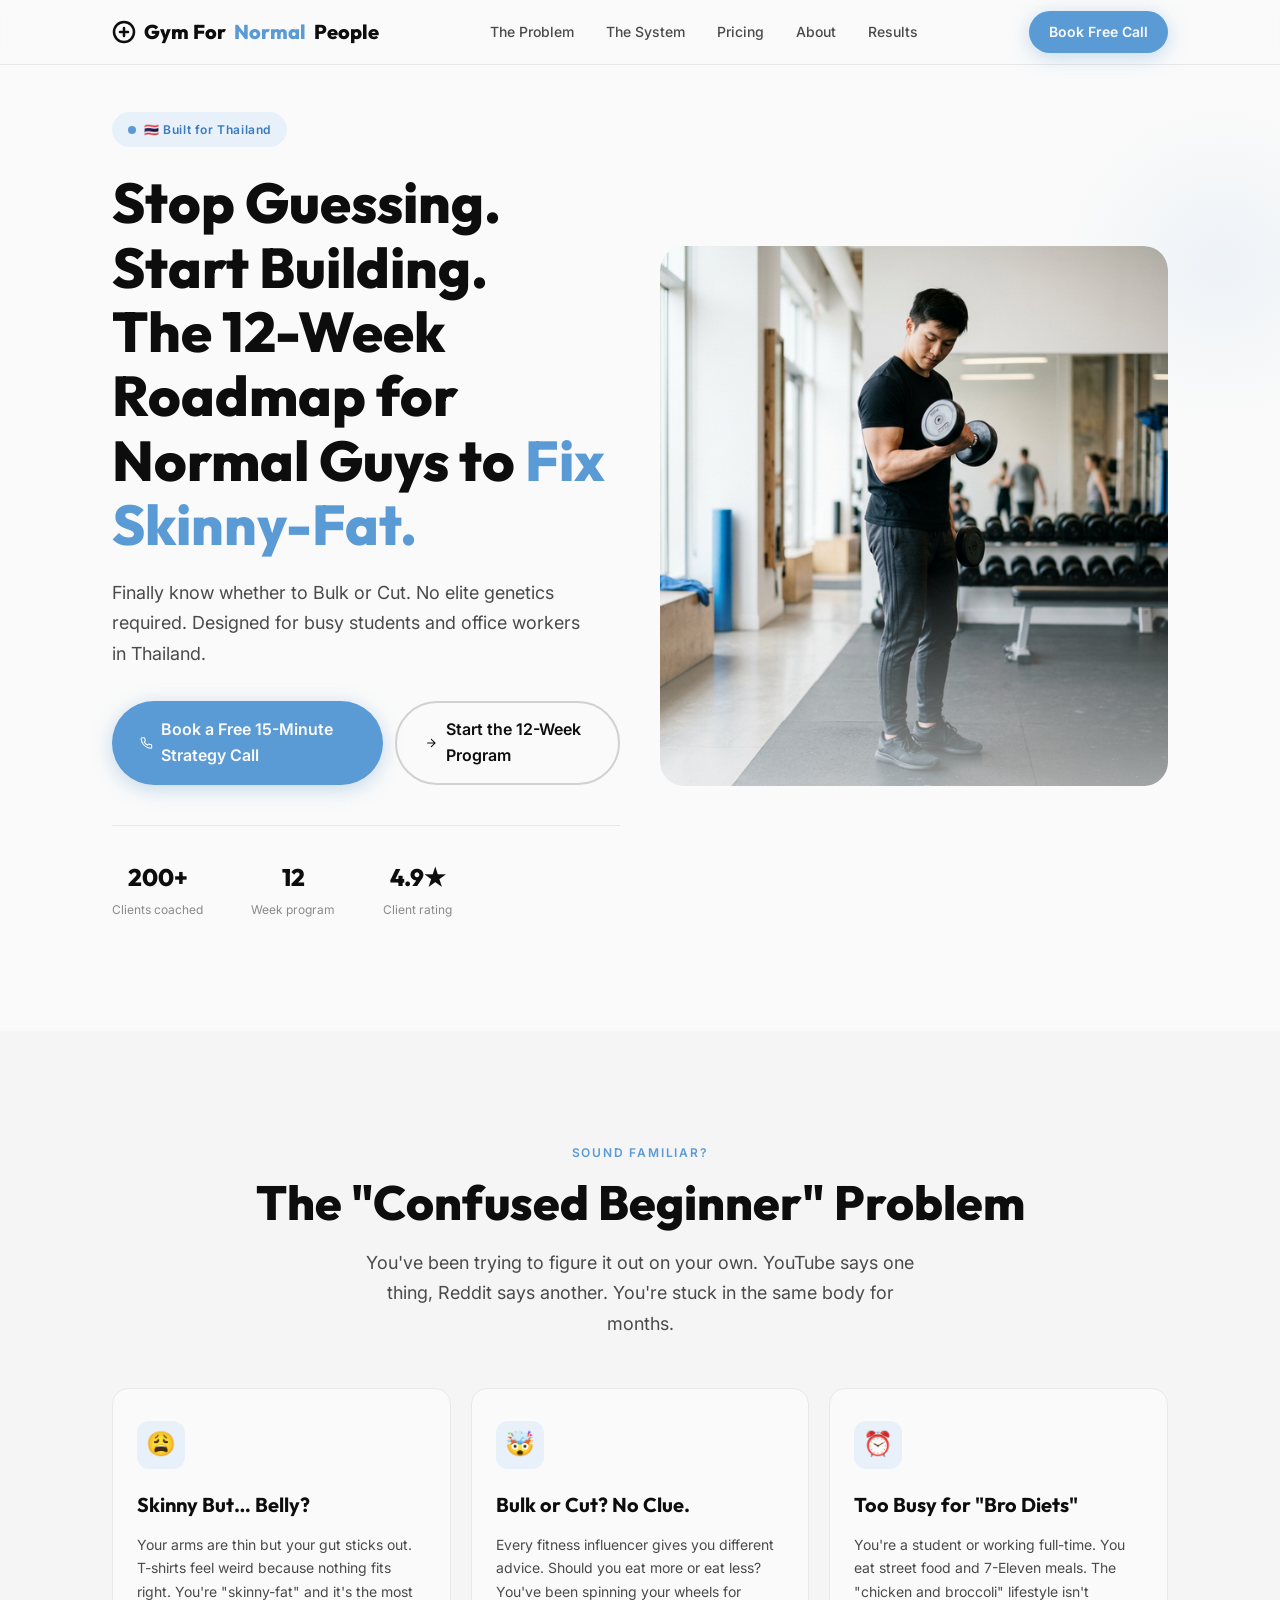
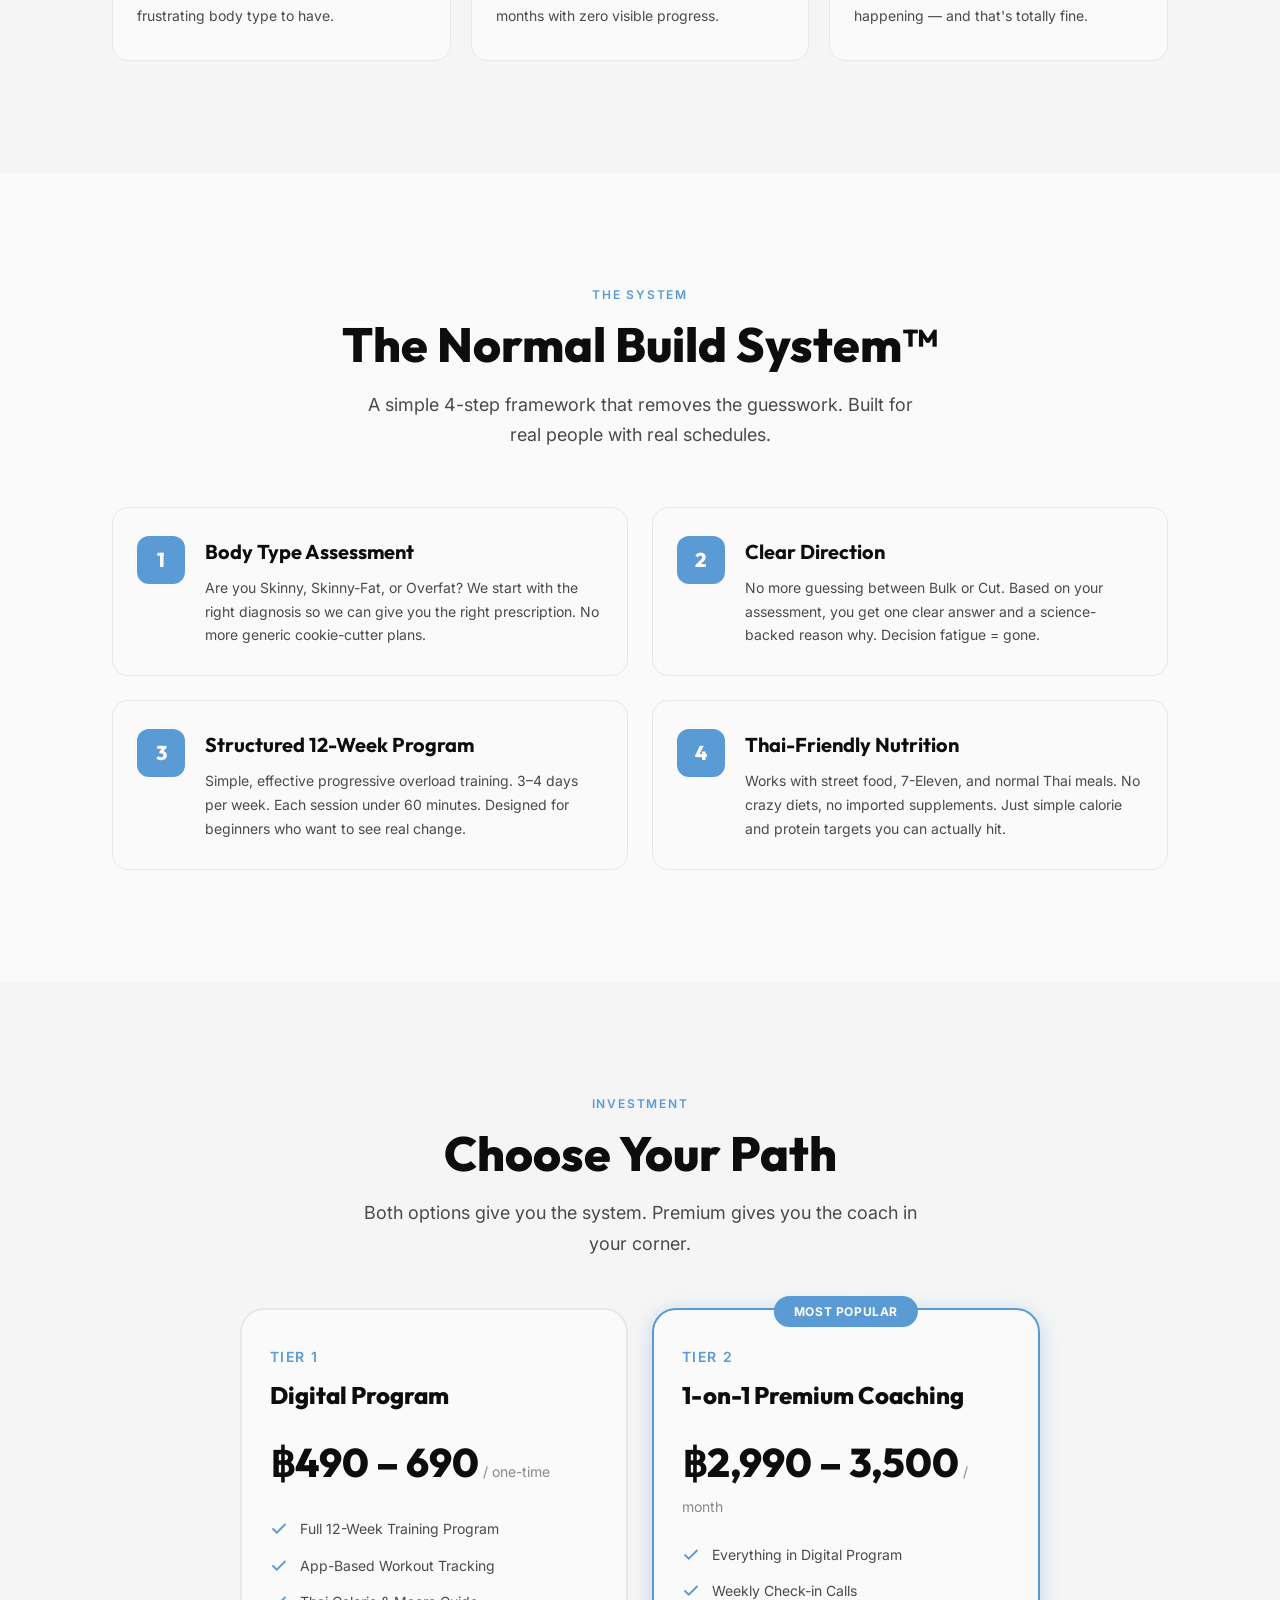
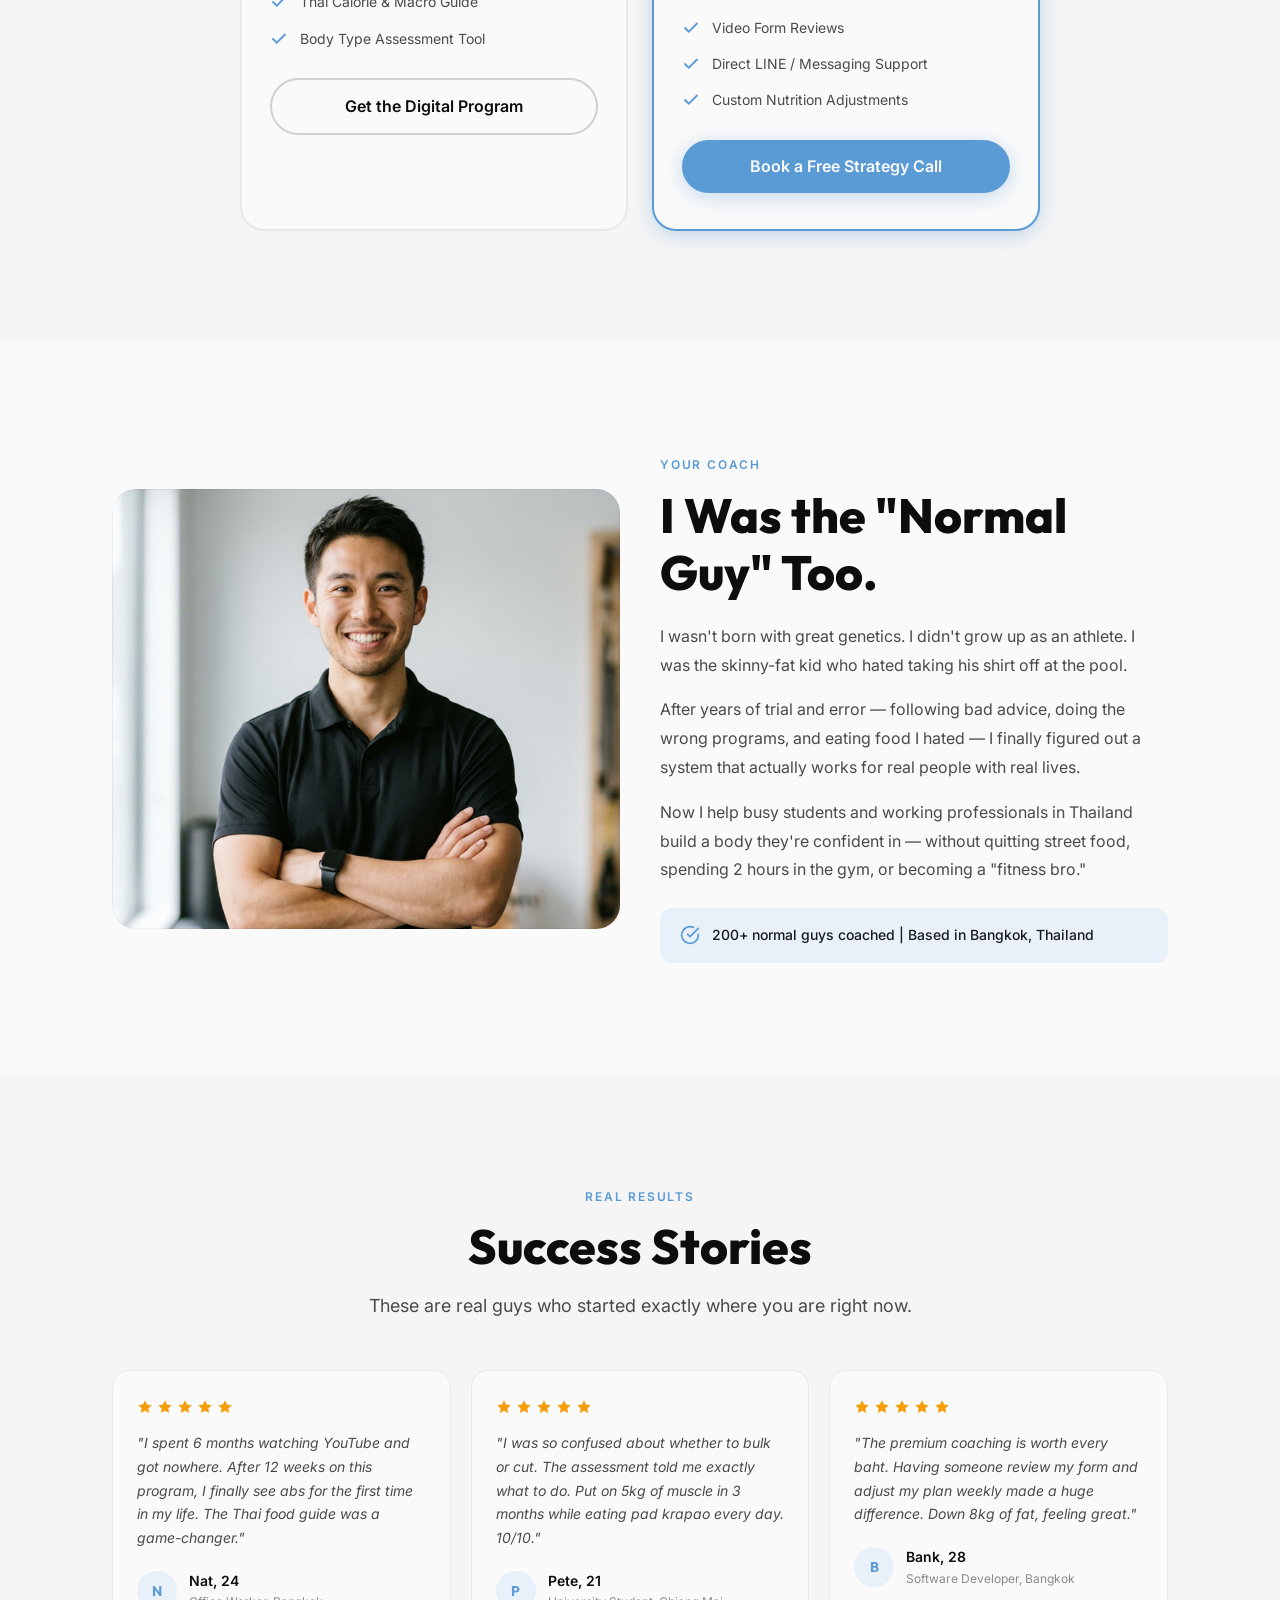
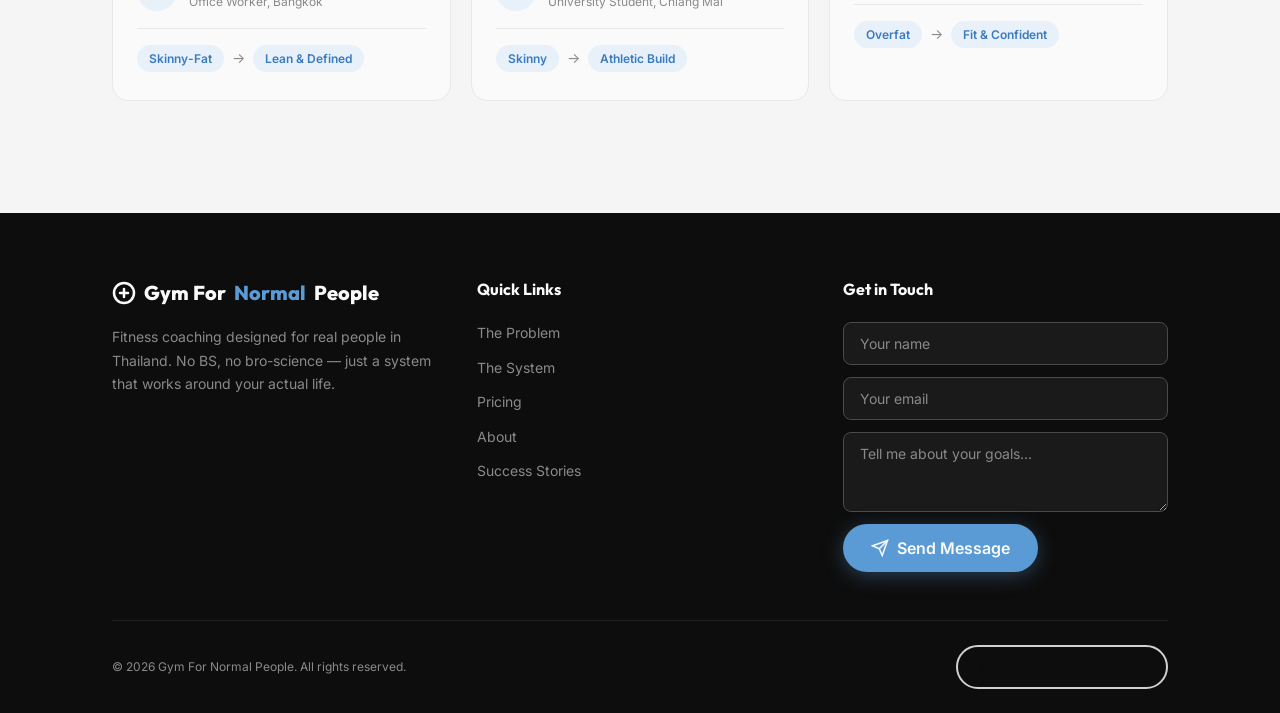
<file: index.html>
<!DOCTYPE html>
<html lang="en">
<head>
  <meta charset="UTF-8">
  <meta name="viewport" content="width=device-width, initial-scale=1.0">
  <title>Gym For Normal People — The 12-Week Roadmap to Fix Skinny-Fat</title>
  <meta name="description" content="Stop guessing. Start building. The 12-week roadmap for normal guys in Thailand to fix skinny-fat. No elite genetics required.">
  <meta name="keywords" content="skinny fat, fitness Thailand, gym coaching, beginner workout, bulk or cut">
  <link rel="stylesheet" href="style.css">
  <link rel="icon" href="data:image/svg+xml,<svg xmlns='http://www.w3.org/2000/svg' viewBox='0 0 100 100'><text y='.9em' font-size='90'>💪</text></svg>">
</head>
<body>

  <!-- ===== NAVIGATION ===== -->
  <nav class="nav" id="nav">
    <div class="container nav-inner">
      <a href="#hero" class="nav-logo">
        <svg width="24" height="24" viewBox="0 0 24 24" fill="none" stroke="currentColor" stroke-width="2.5" stroke-linecap="round"><circle cx="12" cy="12" r="10"/><path d="M8 12h8M12 8v8"/></svg>
        Gym For <span>Normal</span> People
      </a>
      <div class="nav-links" id="navLinks">
        <a href="#problem">The Problem</a>
        <a href="#solution">The System</a>
        <a href="#pricing">Pricing</a>
        <a href="#about">About</a>
        <a href="#testimonials">Results</a>
      </div>
      <div class="nav-cta">
        <a href="#footer" class="btn-primary" id="navCtaBtn">Book Free Call</a>
      </div>
      <button class="hamburger" id="hamburger" aria-label="Toggle menu">
        <span></span><span></span><span></span>
      </button>
    </div>
  </nav>

  <!-- Mobile Menu -->
  <div class="mobile-menu" id="mobileMenu">
    <a href="#problem">The Problem</a>
    <a href="#solution">The System</a>
    <a href="#pricing">Pricing</a>
    <a href="#about">About</a>
    <a href="#testimonials">Results</a>
    <a href="#footer" class="btn-primary">Book Free Call</a>
  </div>

  <!-- ===== HERO ===== -->
  <section class="hero section" id="hero">
    <div class="hero-shape"></div>
    <div class="container hero-grid">
      <div class="hero-content">
        <div class="hero-badge">🇹🇭 Built for Thailand</div>
        <h1>Stop Guessing. Start Building. <br>The 12-Week Roadmap for Normal Guys to <span class="highlight">Fix Skinny-Fat.</span></h1>
        <p class="hero-sub">Finally know whether to Bulk or Cut. No elite genetics required. Designed for busy students and office workers in Thailand.</p>
        <div class="hero-ctas">
          <a href="#footer" class="btn-primary" id="heroCtaPrimary">
            <svg width="18" height="18" viewBox="0 0 24 24" fill="none" stroke="currentColor" stroke-width="2" stroke-linecap="round"><path d="M22 16.92v3a2 2 0 0 1-2.18 2 19.79 19.79 0 0 1-8.63-3.07 19.5 19.5 0 0 1-6-6 19.79 19.79 0 0 1-3.07-8.67A2 2 0 0 1 4.11 2h3a2 2 0 0 1 2 1.72c.127.96.361 1.903.7 2.81a2 2 0 0 1-.45 2.11L8.09 9.91a16 16 0 0 0 6 6l1.27-1.27a2 2 0 0 1 2.11-.45c.908.339 1.85.573 2.81.7A2 2 0 0 1 22 16.92z"/></svg>
            Book a Free 15-Minute Strategy Call
          </a>
          <a href="#pricing" class="btn-secondary" id="heroCtaSecondary">
            <svg width="18" height="18" viewBox="0 0 24 24" fill="none" stroke="currentColor" stroke-width="2" stroke-linecap="round"><path d="M5 12h14M12 5l7 7-7 7"/></svg>
            Start the 12-Week Program
          </a>
        </div>
        <div class="hero-stats">
          <div class="hero-stat">
            <div class="hero-stat-number">200+</div>
            <div class="hero-stat-label">Clients coached</div>
          </div>
          <div class="hero-stat">
            <div class="hero-stat-number">12</div>
            <div class="hero-stat-label">Week program</div>
          </div>
          <div class="hero-stat">
            <div class="hero-stat-number">4.9★</div>
            <div class="hero-stat-label">Client rating</div>
          </div>
        </div>
      </div>
      <div class="hero-image reveal">
        <img src="images/hero.png" alt="A normal guy training in the gym — relatable, athletic physique" loading="lazy">
      </div>
    </div>
  </section>

  <!-- ===== PROBLEM ===== -->
  <section class="problem section" id="problem">
    <div class="container">
      <div class="problem-header reveal">
        <div class="section-label">Sound familiar?</div>
        <h2 class="section-title">The "Confused Beginner" Problem</h2>
        <p class="section-sub">You've been trying to figure it out on your own. YouTube says one thing, Reddit says another. You're stuck in the same body for months.</p>
      </div>
      <div class="pain-grid">
        <div class="pain-card reveal">
          <div class="pain-card-icon">😩</div>
          <h3>Skinny But… Belly?</h3>
          <p>Your arms are thin but your gut sticks out. T-shirts feel weird because nothing fits right. You're "skinny-fat" and it's the most frustrating body type to have.</p>
        </div>
        <div class="pain-card reveal">
          <div class="pain-card-icon">🤯</div>
          <h3>Bulk or Cut? No Clue.</h3>
          <p>Every fitness influencer gives you different advice. Should you eat more or eat less? You've been spinning your wheels for months with zero visible progress.</p>
        </div>
        <div class="pain-card reveal">
          <div class="pain-card-icon">⏰</div>
          <h3>Too Busy for "Bro Diets"</h3>
          <p>You're a student or working full-time. You eat street food and 7-Eleven meals. The "chicken and broccoli" lifestyle isn't happening — and that's totally fine.</p>
        </div>
      </div>
    </div>
  </section>

  <!-- ===== SOLUTION ===== -->
  <section class="solution section" id="solution">
    <div class="container">
      <div class="solution-header reveal">
        <div class="section-label">The System</div>
        <h2 class="section-title">The Normal Build System™</h2>
        <p class="section-sub">A simple 4-step framework that removes the guesswork. Built for real people with real schedules.</p>
      </div>
      <div class="steps-grid">
        <div class="step-card reveal">
          <div class="step-number">1</div>
          <div class="step-content">
            <h3>Body Type Assessment</h3>
            <p>Are you Skinny, Skinny-Fat, or Overfat? We start with the right diagnosis so we can give you the right prescription. No more generic cookie-cutter plans.</p>
          </div>
        </div>
        <div class="step-card reveal">
          <div class="step-number">2</div>
          <div class="step-content">
            <h3>Clear Direction</h3>
            <p>No more guessing between Bulk or Cut. Based on your assessment, you get one clear answer and a science-backed reason why. Decision fatigue = gone.</p>
          </div>
        </div>
        <div class="step-card reveal">
          <div class="step-number">3</div>
          <div class="step-content">
            <h3>Structured 12-Week Program</h3>
            <p>Simple, effective progressive overload training. 3–4 days per week. Each session under 60 minutes. Designed for beginners who want to see real change.</p>
          </div>
        </div>
        <div class="step-card reveal">
          <div class="step-number">4</div>
          <div class="step-content">
            <h3>Thai-Friendly Nutrition</h3>
            <p>Works with street food, 7-Eleven, and normal Thai meals. No crazy diets, no imported supplements. Just simple calorie and protein targets you can actually hit.</p>
          </div>
        </div>
      </div>
    </div>
  </section>

  <!-- ===== PRICING ===== -->
  <section class="pricing section" id="pricing">
    <div class="container">
      <div class="pricing-header reveal">
        <div class="section-label">Investment</div>
        <h2 class="section-title">Choose Your Path</h2>
        <p class="section-sub">Both options give you the system. Premium gives you the coach in your corner.</p>
      </div>
      <div class="pricing-grid">
        <!-- Tier 1 -->
        <div class="pricing-card reveal" id="pricingTier1">
          <div class="pricing-tier">Tier 1</div>
          <div class="pricing-name">Digital Program</div>
          <div class="pricing-price">
            <span class="pricing-amount">฿490 – 690</span>
            <span class="pricing-period"> / one-time</span>
          </div>
          <div class="pricing-features">
            <div class="pricing-feature">
              <svg width="18" height="18" viewBox="0 0 24 24" fill="none" stroke="#5B9BD5" stroke-width="2.5" stroke-linecap="round"><path d="M20 6L9 17l-5-5"/></svg>
              <span>Full 12-Week Training Program</span>
            </div>
            <div class="pricing-feature">
              <svg width="18" height="18" viewBox="0 0 24 24" fill="none" stroke="#5B9BD5" stroke-width="2.5" stroke-linecap="round"><path d="M20 6L9 17l-5-5"/></svg>
              <span>App-Based Workout Tracking</span>
            </div>
            <div class="pricing-feature">
              <svg width="18" height="18" viewBox="0 0 24 24" fill="none" stroke="#5B9BD5" stroke-width="2.5" stroke-linecap="round"><path d="M20 6L9 17l-5-5"/></svg>
              <span>Thai Calorie & Macro Guide</span>
            </div>
            <div class="pricing-feature">
              <svg width="18" height="18" viewBox="0 0 24 24" fill="none" stroke="#5B9BD5" stroke-width="2.5" stroke-linecap="round"><path d="M20 6L9 17l-5-5"/></svg>
              <span>Body Type Assessment Tool</span>
            </div>
          </div>
          <a href="#footer" class="btn-secondary" id="pricingTier1Cta">Get the Digital Program</a>
        </div>
        <!-- Tier 2 -->
        <div class="pricing-card featured reveal" id="pricingTier2">
          <div class="pricing-badge">Most Popular</div>
          <div class="pricing-tier">Tier 2</div>
          <div class="pricing-name">1-on-1 Premium Coaching</div>
          <div class="pricing-price">
            <span class="pricing-amount">฿2,990 – 3,500</span>
            <span class="pricing-period"> / month</span>
          </div>
          <div class="pricing-features">
            <div class="pricing-feature">
              <svg width="18" height="18" viewBox="0 0 24 24" fill="none" stroke="#5B9BD5" stroke-width="2.5" stroke-linecap="round"><path d="M20 6L9 17l-5-5"/></svg>
              <span>Everything in Digital Program</span>
            </div>
            <div class="pricing-feature">
              <svg width="18" height="18" viewBox="0 0 24 24" fill="none" stroke="#5B9BD5" stroke-width="2.5" stroke-linecap="round"><path d="M20 6L9 17l-5-5"/></svg>
              <span>Weekly Check-in Calls</span>
            </div>
            <div class="pricing-feature">
              <svg width="18" height="18" viewBox="0 0 24 24" fill="none" stroke="#5B9BD5" stroke-width="2.5" stroke-linecap="round"><path d="M20 6L9 17l-5-5"/></svg>
              <span>Video Form Reviews</span>
            </div>
            <div class="pricing-feature">
              <svg width="18" height="18" viewBox="0 0 24 24" fill="none" stroke="#5B9BD5" stroke-width="2.5" stroke-linecap="round"><path d="M20 6L9 17l-5-5"/></svg>
              <span>Direct LINE / Messaging Support</span>
            </div>
            <div class="pricing-feature">
              <svg width="18" height="18" viewBox="0 0 24 24" fill="none" stroke="#5B9BD5" stroke-width="2.5" stroke-linecap="round"><path d="M20 6L9 17l-5-5"/></svg>
              <span>Custom Nutrition Adjustments</span>
            </div>
          </div>
          <a href="#footer" class="btn-primary" id="pricingTier2Cta">Book a Free Strategy Call</a>
        </div>
      </div>
    </div>
  </section>

  <!-- ===== ABOUT ===== -->
  <section class="about section" id="about">
    <div class="container about-grid">
      <div class="about-image reveal">
        <img src="images/coach.png" alt="Your coach — a relatable guy who figured out the system" loading="lazy">
      </div>
      <div class="about-content reveal">
        <div class="section-label">Your Coach</div>
        <h2 class="section-title">I Was the "Normal Guy" Too.</h2>
        <p class="about-text">I wasn't born with great genetics. I didn't grow up as an athlete. I was the skinny-fat kid who hated taking his shirt off at the pool.</p>
        <p class="about-text">After years of trial and error — following bad advice, doing the wrong programs, and eating food I hated — I finally figured out a system that actually works for real people with real lives.</p>
        <p class="about-text">Now I help busy students and working professionals in Thailand build a body they're confident in — without quitting street food, spending 2 hours in the gym, or becoming a "fitness bro."</p>
        <div class="about-highlight">
          <svg width="20" height="20" viewBox="0 0 24 24" fill="none" stroke="#5B9BD5" stroke-width="2" stroke-linecap="round"><path d="M22 11.08V12a10 10 0 1 1-5.93-9.14"/><path d="M22 4L12 14.01l-3-3"/></svg>
          <span>200+ normal guys coached | Based in Bangkok, Thailand</span>
        </div>
      </div>
    </div>
  </section>

  <!-- ===== TESTIMONIALS ===== -->
  <section class="testimonials section" id="testimonials">
    <div class="container">
      <div class="testimonials-header reveal">
        <div class="section-label">Real Results</div>
        <h2 class="section-title">Success Stories</h2>
        <p class="section-sub">These are real guys who started exactly where you are right now.</p>
      </div>
      <div class="testimonials-grid">
        <div class="testimonial-card reveal">
          <div class="testimonial-stars">
            <svg width="16" height="16" viewBox="0 0 24 24" fill="#F59E0B"><path d="M12 2l3.09 6.26L22 9.27l-5 4.87 1.18 6.88L12 17.77l-6.18 3.25L7 14.14 2 9.27l6.91-1.01L12 2z"/></svg>
            <svg width="16" height="16" viewBox="0 0 24 24" fill="#F59E0B"><path d="M12 2l3.09 6.26L22 9.27l-5 4.87 1.18 6.88L12 17.77l-6.18 3.25L7 14.14 2 9.27l6.91-1.01L12 2z"/></svg>
            <svg width="16" height="16" viewBox="0 0 24 24" fill="#F59E0B"><path d="M12 2l3.09 6.26L22 9.27l-5 4.87 1.18 6.88L12 17.77l-6.18 3.25L7 14.14 2 9.27l6.91-1.01L12 2z"/></svg>
            <svg width="16" height="16" viewBox="0 0 24 24" fill="#F59E0B"><path d="M12 2l3.09 6.26L22 9.27l-5 4.87 1.18 6.88L12 17.77l-6.18 3.25L7 14.14 2 9.27l6.91-1.01L12 2z"/></svg>
            <svg width="16" height="16" viewBox="0 0 24 24" fill="#F59E0B"><path d="M12 2l3.09 6.26L22 9.27l-5 4.87 1.18 6.88L12 17.77l-6.18 3.25L7 14.14 2 9.27l6.91-1.01L12 2z"/></svg>
          </div>
          <p class="testimonial-text">"I spent 6 months watching YouTube and got nowhere. After 12 weeks on this program, I finally see abs for the first time in my life. The Thai food guide was a game-changer."</p>
          <div class="testimonial-author">
            <div class="testimonial-avatar">N</div>
            <div class="testimonial-info">
              <h4>Nat, 24</h4>
              <p>Office Worker, Bangkok</p>
            </div>
          </div>
          <div class="testimonial-transformation">
            <span class="transformation-tag">Skinny-Fat</span>
            <span class="transformation-arrow">→</span>
            <span class="transformation-tag">Lean & Defined</span>
          </div>
        </div>

        <div class="testimonial-card reveal">
          <div class="testimonial-stars">
            <svg width="16" height="16" viewBox="0 0 24 24" fill="#F59E0B"><path d="M12 2l3.09 6.26L22 9.27l-5 4.87 1.18 6.88L12 17.77l-6.18 3.25L7 14.14 2 9.27l6.91-1.01L12 2z"/></svg>
            <svg width="16" height="16" viewBox="0 0 24 24" fill="#F59E0B"><path d="M12 2l3.09 6.26L22 9.27l-5 4.87 1.18 6.88L12 17.77l-6.18 3.25L7 14.14 2 9.27l6.91-1.01L12 2z"/></svg>
            <svg width="16" height="16" viewBox="0 0 24 24" fill="#F59E0B"><path d="M12 2l3.09 6.26L22 9.27l-5 4.87 1.18 6.88L12 17.77l-6.18 3.25L7 14.14 2 9.27l6.91-1.01L12 2z"/></svg>
            <svg width="16" height="16" viewBox="0 0 24 24" fill="#F59E0B"><path d="M12 2l3.09 6.26L22 9.27l-5 4.87 1.18 6.88L12 17.77l-6.18 3.25L7 14.14 2 9.27l6.91-1.01L12 2z"/></svg>
            <svg width="16" height="16" viewBox="0 0 24 24" fill="#F59E0B"><path d="M12 2l3.09 6.26L22 9.27l-5 4.87 1.18 6.88L12 17.77l-6.18 3.25L7 14.14 2 9.27l6.91-1.01L12 2z"/></svg>
          </div>
          <p class="testimonial-text">"I was so confused about whether to bulk or cut. The assessment told me exactly what to do. Put on 5kg of muscle in 3 months while eating pad krapao every day. 10/10."</p>
          <div class="testimonial-author">
            <div class="testimonial-avatar">P</div>
            <div class="testimonial-info">
              <h4>Pete, 21</h4>
              <p>University Student, Chiang Mai</p>
            </div>
          </div>
          <div class="testimonial-transformation">
            <span class="transformation-tag">Skinny</span>
            <span class="transformation-arrow">→</span>
            <span class="transformation-tag">Athletic Build</span>
          </div>
        </div>

        <div class="testimonial-card reveal">
          <div class="testimonial-stars">
            <svg width="16" height="16" viewBox="0 0 24 24" fill="#F59E0B"><path d="M12 2l3.09 6.26L22 9.27l-5 4.87 1.18 6.88L12 17.77l-6.18 3.25L7 14.14 2 9.27l6.91-1.01L12 2z"/></svg>
            <svg width="16" height="16" viewBox="0 0 24 24" fill="#F59E0B"><path d="M12 2l3.09 6.26L22 9.27l-5 4.87 1.18 6.88L12 17.77l-6.18 3.25L7 14.14 2 9.27l6.91-1.01L12 2z"/></svg>
            <svg width="16" height="16" viewBox="0 0 24 24" fill="#F59E0B"><path d="M12 2l3.09 6.26L22 9.27l-5 4.87 1.18 6.88L12 17.77l-6.18 3.25L7 14.14 2 9.27l6.91-1.01L12 2z"/></svg>
            <svg width="16" height="16" viewBox="0 0 24 24" fill="#F59E0B"><path d="M12 2l3.09 6.26L22 9.27l-5 4.87 1.18 6.88L12 17.77l-6.18 3.25L7 14.14 2 9.27l6.91-1.01L12 2z"/></svg>
            <svg width="16" height="16" viewBox="0 0 24 24" fill="#F59E0B"><path d="M12 2l3.09 6.26L22 9.27l-5 4.87 1.18 6.88L12 17.77l-6.18 3.25L7 14.14 2 9.27l6.91-1.01L12 2z"/></svg>
          </div>
          <p class="testimonial-text">"The premium coaching is worth every baht. Having someone review my form and adjust my plan weekly made a huge difference. Down 8kg of fat, feeling great."</p>
          <div class="testimonial-author">
            <div class="testimonial-avatar">B</div>
            <div class="testimonial-info">
              <h4>Bank, 28</h4>
              <p>Software Developer, Bangkok</p>
            </div>
          </div>
          <div class="testimonial-transformation">
            <span class="transformation-tag">Overfat</span>
            <span class="transformation-arrow">→</span>
            <span class="transformation-tag">Fit & Confident</span>
          </div>
        </div>
      </div>
    </div>
  </section>

  <!-- ===== FOOTER ===== -->
  <footer class="footer" id="footer">
    <div class="container">
      <div class="footer-grid">
        <div class="footer-brand">
          <div class="nav-logo">
            <svg width="24" height="24" viewBox="0 0 24 24" fill="none" stroke="currentColor" stroke-width="2.5" stroke-linecap="round"><circle cx="12" cy="12" r="10"/><path d="M8 12h8M12 8v8"/></svg>
            Gym For <span>Normal</span> People
          </div>
          <p class="footer-text">Fitness coaching designed for real people in Thailand. No BS, no bro-science — just a system that works around your actual life.</p>
        </div>
        <div class="footer-nav">
          <div class="footer-title">Quick Links</div>
          <div class="footer-links">
            <a href="#problem">The Problem</a>
            <a href="#solution">The System</a>
            <a href="#pricing">Pricing</a>
            <a href="#about">About</a>
            <a href="#testimonials">Success Stories</a>
          </div>
        </div>
        <div class="footer-contact">
          <div class="footer-title">Get in Touch</div>
          <form class="contact-form" id="contactForm">
            <input type="text" id="contactName" placeholder="Your name" required>
            <input type="email" id="contactEmail" placeholder="Your email" required>
            <textarea id="contactMessage" placeholder="Tell me about your goals..." rows="3"></textarea>
            <button type="submit" class="btn-primary" id="contactSubmitBtn">
              <svg width="18" height="18" viewBox="0 0 24 24" fill="none" stroke="currentColor" stroke-width="2" stroke-linecap="round"><line x1="22" y1="2" x2="11" y2="13"/><polygon points="22 2 15 22 11 13 2 9 22 2"/></svg>
              Send Message
            </button>
          </form>
        </div>
      </div>
      <div class="footer-bottom">
        <p>&copy; 2026 Gym For Normal People. All rights reserved.</p>
        <a href="#hero" class="btn-secondary" style="padding:10px 20px; font-size:0.75rem;" id="footerBookCallBtn">
          <svg width="14" height="14" viewBox="0 0 24 24" fill="none" stroke="currentColor" stroke-width="2" stroke-linecap="round"><path d="M22 16.92v3a2 2 0 0 1-2.18 2 19.79 19.79 0 0 1-8.63-3.07 19.5 19.5 0 0 1-6-6 19.79 19.79 0 0 1-3.07-8.67A2 2 0 0 1 4.11 2h3a2 2 0 0 1 2 1.72c.127.96.361 1.903.7 2.81a2 2 0 0 1-.45 2.11L8.09 9.91a16 16 0 0 0 6 6l1.27-1.27a2 2 0 0 1 2.11-.45c.908.339 1.85.573 2.81.7A2 2 0 0 1 22 16.92z"/></svg>
          Book a Free Strategy Call
        </a>
      </div>
    </div>
  </footer>

  <!-- ===== FLOATING MOBILE CTA ===== -->
  <div class="floating-cta" id="floatingCta">
    <a href="#footer" class="btn-primary" id="floatingCtaBtn">
      <svg width="18" height="18" viewBox="0 0 24 24" fill="none" stroke="currentColor" stroke-width="2" stroke-linecap="round"><path d="M22 16.92v3a2 2 0 0 1-2.18 2 19.79 19.79 0 0 1-8.63-3.07 19.5 19.5 0 0 1-6-6 19.79 19.79 0 0 1-3.07-8.67A2 2 0 0 1 4.11 2h3a2 2 0 0 1 2 1.72c.127.96.361 1.903.7 2.81a2 2 0 0 1-.45 2.11L8.09 9.91a16 16 0 0 0 6 6l1.27-1.27a2 2 0 0 1 2.11-.45c.908.339 1.85.573 2.81.7A2 2 0 0 1 22 16.92z"/></svg>
      Book a Free Strategy Call
    </a>
  </div>

  <script src="script.js"></script>
</body>
</html>
</file>
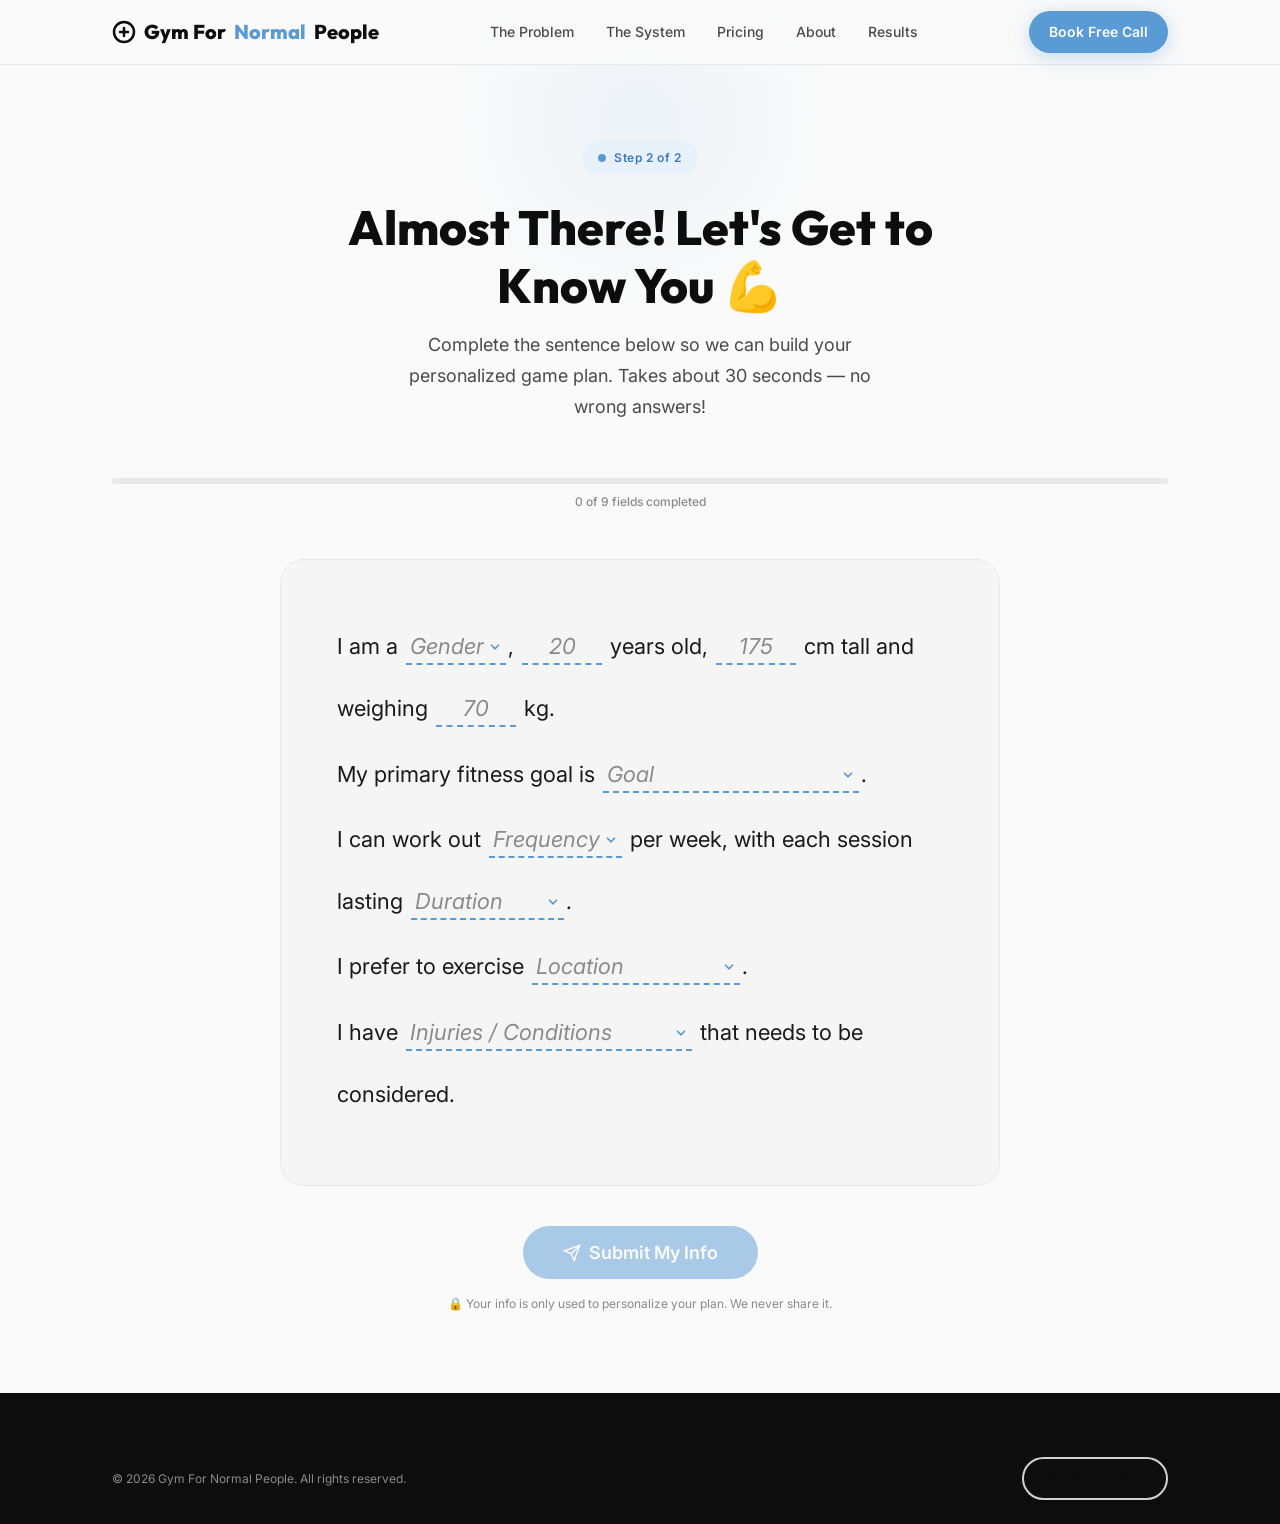
<file: consultation.html>
<!DOCTYPE html>
<html lang="en">

<head>
    <meta charset="UTF-8">
    <meta name="viewport" content="width=device-width, initial-scale=1.0">
    <title>Tell Us About You — Gym For Normal People</title>
    <meta name="description"
        content="Help us build your perfect plan. Fill in your stats and fitness goals so we can customize everything for you.">
    <link rel="stylesheet" href="style.css">
    <link rel="stylesheet" href="consultation.css">
    <link rel="icon"
        href="data:image/svg+xml,<svg xmlns='http://www.w3.org/2000/svg' viewBox='0 0 100 100'><text y='.9em' font-size='90'>💪</text></svg>">
</head>

<body>

    <!-- ===== NAVIGATION ===== -->
    <nav class="nav" id="nav">
        <div class="container nav-inner">
            <a href="index.html" class="nav-logo">
                <svg width="24" height="24" viewBox="0 0 24 24" fill="none" stroke="currentColor" stroke-width="2.5"
                    stroke-linecap="round">
                    <circle cx="12" cy="12" r="10" />
                    <path d="M8 12h8M12 8v8" />
                </svg>
                Gym For <span>Normal</span> People
            </a>
            <div class="nav-links">
                <a href="index.html#problem">The Problem</a>
                <a href="index.html#solution">The System</a>
                <a href="index.html#pricing">Pricing</a>
                <a href="index.html#about">About</a>
                <a href="index.html#testimonials">Results</a>
            </div>
            <div class="nav-cta">
                <a href="index.html#footer" class="btn-primary">Book Free Call</a>
            </div>
            <button class="hamburger" id="hamburger" aria-label="Toggle menu">
                <span></span><span></span><span></span>
            </button>
        </div>
    </nav>

    <!-- Mobile Menu -->
    <div class="mobile-menu" id="mobileMenu">
        <a href="index.html#problem">The Problem</a>
        <a href="index.html#solution">The System</a>
        <a href="index.html#pricing">Pricing</a>
        <a href="index.html#about">About</a>
        <a href="index.html#testimonials">Results</a>
        <a href="index.html#footer" class="btn-primary">Book Free Call</a>
    </div>

    <!-- ===== CONSULTATION HERO ===== -->
    <section class="consult-hero" id="consultHero">
        <div class="consult-hero-shape"></div>
        <div class="container">
            <div class="consult-hero-content">
                <div class="hero-badge">Step 2 of 2</div>
                <h1>Almost There! Let's Get to Know You 💪</h1>
                <p class="consult-hero-sub">Complete the sentence below so we can build your personalized game plan.
                    Takes about 30 seconds — no wrong answers!</p>
            </div>
        </div>
    </section>

    <!-- ===== PROGRESS BAR ===== -->
    <div class="progress-bar-container">
        <div class="container">
            <div class="progress-bar">
                <div class="progress-fill" id="progressFill"></div>
            </div>
            <div class="progress-text"><span id="progressCount">0</span> of 9 fields completed</div>
        </div>
    </div>

    <!-- ===== MAD LIBS FORM ===== -->
    <section class="consult-form-section" id="consultForm">
        <div class="container">
            <form class="madlibs-form" id="madlibsForm" novalidate>
                <div class="madlibs-card">
                    <p class="madlibs-text">
                        I am a
                        <span class="madlibs-field-wrapper">
                            <select id="fieldGender" class="madlibs-select" required>
                                <option value="" disabled selected>Gender</option>
                                <option value="Male">Male</option>
                                <option value="Female">Female</option>
                                <option value="Other">Other</option>
                            </select>
                        </span>,

                        <span class="madlibs-field-wrapper">
                            <input type="number" id="fieldAge" class="madlibs-input" placeholder="20" min="13" max="99"
                                required>
                        </span>
                        years old,

                        <span class="madlibs-field-wrapper">
                            <input type="number" id="fieldHeight" class="madlibs-input" placeholder="175" min="100"
                                max="250" required>
                        </span>
                        cm tall and weighing

                        <span class="madlibs-field-wrapper">
                            <input type="number" id="fieldWeight" class="madlibs-input" placeholder="70" min="30"
                                max="250" required>
                        </span>
                        kg.
                    </p>

                    <p class="madlibs-text">
                        My primary fitness goal is
                        <span class="madlibs-field-wrapper">
                            <select id="fieldGoal" class="madlibs-select wide" required>
                                <option value="" disabled selected>Goal</option>
                                <option value="Lose fat">Lose fat</option>
                                <option value="Build muscle">Build muscle</option>
                                <option value="Fix skinny-fat">Fix skinny-fat</option>
                                <option value="Get stronger">Get stronger</option>
                                <option value="Improve overall fitness">Improve overall fitness</option>
                            </select>
                        </span>.
                    </p>

                    <p class="madlibs-text">
                        I can work out
                        <span class="madlibs-field-wrapper">
                            <select id="fieldFrequency" class="madlibs-select" required>
                                <option value="" disabled selected>Frequency</option>
                                <option value="1-2 days">1–2 days</option>
                                <option value="3-4 days">3–4 days</option>
                                <option value="5-6 days">5–6 days</option>
                                <option value="Every day">Every day</option>
                            </select>
                        </span>
                        per week, with each session lasting
                        <span class="madlibs-field-wrapper">
                            <select id="fieldDuration" class="madlibs-select" required>
                                <option value="" disabled selected>Duration</option>
                                <option value="30 minutes">30 minutes</option>
                                <option value="45 minutes">45 minutes</option>
                                <option value="60 minutes">60 minutes</option>
                                <option value="90+ minutes">90+ minutes</option>
                            </select>
                        </span>.
                    </p>

                    <p class="madlibs-text">
                        I prefer to exercise
                        <span class="madlibs-field-wrapper">
                            <select id="fieldLocation" class="madlibs-select" required>
                                <option value="" disabled selected>Location</option>
                                <option value="At a gym">At a gym</option>
                                <option value="At home">At home</option>
                                <option value="Outdoors">Outdoors</option>
                                <option value="A mix of locations">A mix of locations</option>
                            </select>
                        </span>.
                    </p>

                    <p class="madlibs-text">
                        I have
                        <span class="madlibs-field-wrapper">
                            <select id="fieldInjuries" class="madlibs-select wide" required>
                                <option value="" disabled selected>Injuries / Conditions</option>
                                <option value="No injuries or conditions">No injuries or conditions</option>
                                <option value="A back injury">A back injury</option>
                                <option value="A knee injury">A knee injury</option>
                                <option value="A shoulder injury">A shoulder injury</option>
                                <option value="Other injuries/conditions">Other injuries / conditions</option>
                            </select>
                        </span>
                        that needs to be considered.
                    </p>
                </div>

                <!-- Submit Button -->
                <div class="consult-submit-area">
                    <button type="submit" class="btn-primary consult-submit-btn" id="consultSubmitBtn" disabled>
                        <svg width="18" height="18" viewBox="0 0 24 24" fill="none" stroke="currentColor"
                            stroke-width="2" stroke-linecap="round">
                            <path d="M22 2L11 13" />
                            <polygon points="22 2 15 22 11 13 2 9 22 2" />
                        </svg>
                        Submit My Info
                    </button>
                    <p class="consult-privacy">🔒 Your info is only used to personalize your plan. We never share it.
                    </p>
                </div>
            </form>
        </div>
    </section>

    <!-- ===== SUCCESS OVERLAY ===== -->
    <div class="success-overlay" id="successOverlay">
        <div class="success-card">
            <div class="success-icon">🎉</div>
            <h2>You're All Set!</h2>
            <p>Thanks for sharing your info. We'll use this to build a plan that actually fits <strong>your</strong>
                life.</p>
            <p class="success-sub">We'll be in touch within 24 hours. In the meantime, feel free to check out the
                program details.</p>
            <a href="index.html#pricing" class="btn-primary">
                <svg width="18" height="18" viewBox="0 0 24 24" fill="none" stroke="currentColor" stroke-width="2"
                    stroke-linecap="round">
                    <path d="M5 12h14M12 5l7 7-7 7" />
                </svg>
                Explore Programs
            </a>
        </div>
    </div>

    <!-- ===== FOOTER ===== -->
    <footer class="footer" id="footer">
        <div class="container">
            <div class="footer-bottom" style="border-top: none; padding-top: 0;">
                <p>&copy; 2026 Gym For Normal People. All rights reserved.</p>
                <a href="index.html" class="btn-secondary" style="padding:10px 20px; font-size:0.75rem;">
                    <svg width="14" height="14" viewBox="0 0 24 24" fill="none" stroke="currentColor" stroke-width="2"
                        stroke-linecap="round">
                        <path d="M19 12H5M12 19l-7-7 7-7" />
                    </svg>
                    Back to Home
                </a>
            </div>
        </div>
    </footer>

    <script src="consultation.js"></script>
</body>

</html>
</file>
<file: style.css>
/* ============================================
   GYM FOR NORMAL PEOPLE — Design System
   Mobile-First | Black + White + Soft Blue
   ============================================ */

@import url('https://fonts.googleapis.com/css2?family=Inter:wght@400;500;600&family=Outfit:wght@600;700;800&display=swap');

/* --- Tokens --- */
:root {
  --black: #0D0D0D;
  --white: #FAFAFA;
  --blue: #5B9BD5;
  --blue-light: #e8f1fa;
  --blue-dark: #3a7bbf;
  --gray-100: #F5F5F5;
  --gray-200: #E8E8E8;
  --gray-300: #D1D1D1;
  --gray-500: #8A8A8A;
  --gray-700: #4A4A4A;
  --gray-900: #1A1A1A;

  --ff-heading: 'Outfit', sans-serif;
  --ff-body: 'Inter', sans-serif;

  --fs-xs: 0.75rem;
  --fs-sm: 0.875rem;
  --fs-base: 1rem;
  --fs-md: 1.125rem;
  --fs-lg: 1.25rem;
  --fs-xl: 1.5rem;
  --fs-2xl: 2rem;
  --fs-3xl: 2.5rem;
  --fs-4xl: 3rem;
  --fs-5xl: 3.5rem;

  --radius-sm: 8px;
  --radius-md: 12px;
  --radius-lg: 16px;
  --radius-xl: 24px;
  --radius-full: 9999px;

  --shadow-sm: 0 1px 3px rgba(0, 0, 0, 0.06);
  --shadow-md: 0 4px 12px rgba(0, 0, 0, 0.08);
  --shadow-lg: 0 8px 30px rgba(0, 0, 0, 0.12);
  --shadow-xl: 0 16px 48px rgba(0, 0, 0, 0.16);
  --shadow-blue: 0 4px 20px rgba(91, 155, 213, 0.35);

  --transition-fast: 0.2s ease;
  --transition-base: 0.3s ease;
  --transition-slow: 0.5s ease;
}

/* --- Reset --- */
*,
*::before,
*::after {
  box-sizing: border-box;
  margin: 0;
  padding: 0;
}

html {
  scroll-behavior: smooth;
  -webkit-text-size-adjust: 100%;
}

body {
  font-family: var(--ff-body);
  font-size: var(--fs-base);
  line-height: 1.6;
  color: var(--gray-900);
  background: var(--white);
  -webkit-font-smoothing: antialiased;
  overflow-x: hidden;
}

img {
  max-width: 100%;
  height: auto;
  display: block;
}

a {
  text-decoration: none;
  color: inherit;
}

ul {
  list-style: none;
}

button {
  border: none;
  cursor: pointer;
  font-family: var(--ff-body);
}

input,
textarea {
  font-family: var(--ff-body);
}

/* --- Utility --- */
.container {
  width: 100%;
  max-width: 1120px;
  margin: 0 auto;
  padding: 0 20px;
}

.section {
  padding: 72px 0;
}

.section-label {
  font-family: var(--ff-body);
  font-size: var(--fs-xs);
  font-weight: 600;
  letter-spacing: 0.15em;
  text-transform: uppercase;
  color: var(--blue);
  margin-bottom: 12px;
}

.section-title {
  font-family: var(--ff-heading);
  font-size: var(--fs-2xl);
  font-weight: 800;
  color: var(--black);
  line-height: 1.2;
  margin-bottom: 16px;
}

.section-sub {
  font-size: var(--fs-md);
  color: var(--gray-700);
  max-width: 560px;
  line-height: 1.7;
}

/* --- Scroll Reveal --- */
.reveal {
  opacity: 0;
  transform: translateY(30px);
  transition: opacity 0.7s ease, transform 0.7s ease;
}

.reveal.visible {
  opacity: 1;
  transform: translateY(0);
}

/* ============================
   NAVIGATION
   ============================ */
.nav {
  position: fixed;
  top: 0;
  left: 0;
  right: 0;
  z-index: 1000;
  background: rgba(250, 250, 250, 0.85);
  backdrop-filter: blur(16px);
  -webkit-backdrop-filter: blur(16px);
  border-bottom: 1px solid var(--gray-200);
  transition: background var(--transition-base);
}

.nav-inner {
  display: flex;
  align-items: center;
  justify-content: space-between;
  height: 64px;
}

.nav-logo {
  font-family: var(--ff-heading);
  font-size: var(--fs-lg);
  font-weight: 800;
  color: var(--black);
  display: flex;
  align-items: center;
  gap: 8px;
}

.nav-logo span {
  color: var(--blue);
}

.nav-links {
  display: none;
  gap: 32px;
}

.nav-links a {
  font-size: var(--fs-sm);
  font-weight: 500;
  color: var(--gray-700);
  transition: color var(--transition-fast);
  position: relative;
}

.nav-links a:hover {
  color: var(--black);
}

.nav-links a::after {
  content: '';
  position: absolute;
  bottom: -4px;
  left: 0;
  width: 0;
  height: 2px;
  background: var(--blue);
  transition: width var(--transition-base);
}

.nav-links a:hover::after {
  width: 100%;
}

.nav-cta {
  display: none;
}

.nav-cta .btn-primary {
  font-size: var(--fs-sm);
  padding: 10px 20px;
}

.hamburger {
  display: flex;
  flex-direction: column;
  gap: 5px;
  background: none;
  padding: 4px;
}

.hamburger span {
  display: block;
  width: 24px;
  height: 2px;
  background: var(--black);
  transition: all var(--transition-base);
  border-radius: 2px;
}

.hamburger.active span:nth-child(1) {
  transform: rotate(45deg) translate(5px, 5px);
}

.hamburger.active span:nth-child(2) {
  opacity: 0;
}

.hamburger.active span:nth-child(3) {
  transform: rotate(-45deg) translate(5px, -5px);
}

/* Mobile menu */
.mobile-menu {
  display: none;
  position: fixed;
  top: 64px;
  left: 0;
  right: 0;
  bottom: 0;
  background: rgba(250, 250, 250, 0.98);
  backdrop-filter: blur(20px);
  z-index: 999;
  flex-direction: column;
  align-items: center;
  justify-content: center;
  gap: 32px;
}

.mobile-menu.active {
  display: flex;
}

.mobile-menu a {
  font-family: var(--ff-heading);
  font-size: var(--fs-xl);
  font-weight: 700;
  color: var(--gray-900);
  transition: color var(--transition-fast);
}

.mobile-menu a:hover {
  color: var(--blue);
}

/* ============================
   BUTTONS
   ============================ */
.btn-primary {
  display: inline-flex;
  align-items: center;
  justify-content: center;
  gap: 8px;
  padding: 14px 28px;
  background: var(--blue);
  color: var(--white);
  font-weight: 600;
  font-size: var(--fs-base);
  border-radius: var(--radius-full);
  transition: all var(--transition-base);
  box-shadow: var(--shadow-blue);
}

.btn-primary:hover {
  background: var(--blue-dark);
  transform: translateY(-2px);
  box-shadow: 0 6px 24px rgba(91, 155, 213, 0.45);
}

.btn-secondary {
  display: inline-flex;
  align-items: center;
  justify-content: center;
  gap: 8px;
  padding: 14px 28px;
  background: transparent;
  color: var(--black);
  font-weight: 600;
  font-size: var(--fs-base);
  border: 2px solid var(--gray-300);
  border-radius: var(--radius-full);
  transition: all var(--transition-base);
}

.btn-secondary:hover {
  border-color: var(--black);
  transform: translateY(-2px);
}

/* ============================
   HERO
   ============================ */
.hero {
  position: relative;
  min-height: 100vh;
  display: flex;
  align-items: center;
  padding-top: 80px;
  overflow: hidden;
  background: var(--white);
}

.hero-grid {
  display: grid;
  grid-template-columns: 1fr;
  gap: 40px;
  align-items: center;
}

.hero-content {
  position: relative;
  z-index: 2;
}

.hero-badge {
  display: inline-flex;
  align-items: center;
  gap: 8px;
  padding: 8px 16px;
  background: var(--blue-light);
  color: var(--blue-dark);
  font-size: var(--fs-xs);
  font-weight: 600;
  border-radius: var(--radius-full);
  margin-bottom: 24px;
  letter-spacing: 0.05em;
}

.hero-badge::before {
  content: '';
  width: 8px;
  height: 8px;
  border-radius: 50%;
  background: var(--blue);
  animation: pulse-dot 2s infinite;
}

@keyframes pulse-dot {

  0%,
  100% {
    opacity: 1;
    transform: scale(1);
  }

  50% {
    opacity: 0.5;
    transform: scale(1.3);
  }
}

.hero h1 {
  font-family: var(--ff-heading);
  font-size: var(--fs-3xl);
  font-weight: 800;
  color: var(--black);
  line-height: 1.15;
  margin-bottom: 20px;
}

.hero h1 .highlight {
  color: var(--blue);
}

.hero-sub {
  font-size: var(--fs-md);
  color: var(--gray-700);
  line-height: 1.7;
  margin-bottom: 32px;
  max-width: 480px;
}

.hero-ctas {
  display: flex;
  flex-direction: column;
  gap: 12px;
}

.hero-stats {
  display: flex;
  gap: 32px;
  margin-top: 40px;
  padding-top: 32px;
  border-top: 1px solid var(--gray-200);
}

.hero-stat {
  text-align: center;
}

.hero-stat-number {
  font-family: var(--ff-heading);
  font-size: var(--fs-xl);
  font-weight: 800;
  color: var(--black);
}

.hero-stat-label {
  font-size: var(--fs-xs);
  color: var(--gray-500);
  margin-top: 4px;
}

.hero-image {
  position: relative;
  border-radius: var(--radius-xl);
  overflow: hidden;
}

.hero-image img {
  width: 100%;
  height: 400px;
  object-fit: cover;
  border-radius: var(--radius-xl);
}

.hero-image::after {
  content: '';
  position: absolute;
  bottom: 0;
  left: 0;
  right: 0;
  height: 40%;
  background: linear-gradient(to top, rgba(250, 250, 250, 0.6), transparent);
  pointer-events: none;
}

/* floating shape decoration */
.hero-shape {
  position: absolute;
  width: 320px;
  height: 320px;
  border-radius: 50%;
  background: radial-gradient(circle, rgba(91, 155, 213, 0.08) 0%, transparent 70%);
  top: 10%;
  right: -100px;
  z-index: 0;
  pointer-events: none;
}

/* ============================
   PROBLEM SECTION
   ============================ */
.problem {
  background: var(--gray-100);
}

.problem-header {
  text-align: center;
  margin-bottom: 48px;
}

.problem-header .section-sub {
  margin: 0 auto;
}

.pain-grid {
  display: grid;
  grid-template-columns: 1fr;
  gap: 20px;
}

.pain-card {
  background: var(--white);
  border-radius: var(--radius-lg);
  padding: 32px 24px;
  border: 1px solid var(--gray-200);
  transition: all var(--transition-base);
  position: relative;
  overflow: hidden;
}

.pain-card:hover {
  border-color: var(--blue);
  box-shadow: var(--shadow-md);
  transform: translateY(-4px);
}

.pain-card-icon {
  width: 48px;
  height: 48px;
  border-radius: var(--radius-md);
  background: var(--blue-light);
  display: flex;
  align-items: center;
  justify-content: center;
  font-size: 24px;
  margin-bottom: 20px;
}

.pain-card h3 {
  font-family: var(--ff-heading);
  font-size: var(--fs-lg);
  font-weight: 700;
  color: var(--black);
  margin-bottom: 12px;
}

.pain-card p {
  font-size: var(--fs-sm);
  color: var(--gray-700);
  line-height: 1.7;
}

/* ============================
   SOLUTION SECTION
   ============================ */
.solution-header {
  text-align: center;
  margin-bottom: 56px;
}

.solution-header .section-sub {
  margin: 0 auto;
}

.steps-grid {
  display: grid;
  grid-template-columns: 1fr;
  gap: 24px;
  position: relative;
}

/* vertical connector line */
.steps-grid::before {
  content: '';
  position: absolute;
  left: 24px;
  top: 60px;
  bottom: 60px;
  width: 2px;
  background: linear-gradient(to bottom, var(--blue-light), var(--blue), var(--blue-light));
  display: none;
}

.step-card {
  display: flex;
  gap: 20px;
  padding: 28px 24px;
  background: var(--white);
  border: 1px solid var(--gray-200);
  border-radius: var(--radius-lg);
  transition: all var(--transition-base);
  position: relative;
}

.step-card:hover {
  border-color: var(--blue);
  box-shadow: var(--shadow-md);
  transform: translateY(-3px);
}

.step-number {
  flex-shrink: 0;
  width: 48px;
  height: 48px;
  border-radius: var(--radius-md);
  background: var(--blue);
  color: var(--white);
  font-family: var(--ff-heading);
  font-weight: 800;
  font-size: var(--fs-lg);
  display: flex;
  align-items: center;
  justify-content: center;
}

.step-content h3 {
  font-family: var(--ff-heading);
  font-size: var(--fs-lg);
  font-weight: 700;
  color: var(--black);
  margin-bottom: 8px;
}

.step-content p {
  font-size: var(--fs-sm);
  color: var(--gray-700);
  line-height: 1.7;
}

/* ============================
   PRICING
   ============================ */
.pricing {
  background: var(--gray-100);
}

.pricing-header {
  text-align: center;
  margin-bottom: 48px;
}

.pricing-header .section-sub {
  margin: 0 auto;
}

.pricing-grid {
  display: grid;
  grid-template-columns: 1fr;
  gap: 24px;
  max-width: 800px;
  margin: 0 auto;
}

.pricing-card {
  background: var(--white);
  border-radius: var(--radius-xl);
  padding: 36px 28px;
  border: 2px solid var(--gray-200);
  transition: all var(--transition-base);
  position: relative;
}

.pricing-card:hover {
  transform: translateY(-4px);
  box-shadow: var(--shadow-lg);
}

.pricing-card.featured {
  border-color: var(--blue);
  box-shadow: var(--shadow-blue);
}

.pricing-badge {
  position: absolute;
  top: -14px;
  left: 50%;
  transform: translateX(-50%);
  padding: 6px 20px;
  background: var(--blue);
  color: var(--white);
  font-size: var(--fs-xs);
  font-weight: 700;
  border-radius: var(--radius-full);
  letter-spacing: 0.05em;
  text-transform: uppercase;
}

.pricing-tier {
  font-size: var(--fs-sm);
  font-weight: 600;
  color: var(--blue);
  text-transform: uppercase;
  letter-spacing: 0.1em;
  margin-bottom: 8px;
}

.pricing-name {
  font-family: var(--ff-heading);
  font-size: var(--fs-xl);
  font-weight: 800;
  color: var(--black);
  margin-bottom: 16px;
}

.pricing-price {
  margin-bottom: 24px;
}

.pricing-amount {
  font-family: var(--ff-heading);
  font-size: var(--fs-3xl);
  font-weight: 800;
  color: var(--black);
}

.pricing-currency {
  font-size: var(--fs-sm);
  font-weight: 500;
  color: var(--gray-500);
}

.pricing-period {
  font-size: var(--fs-sm);
  color: var(--gray-500);
}

.pricing-features {
  margin-bottom: 28px;
  display: flex;
  flex-direction: column;
  gap: 14px;
}

.pricing-feature {
  display: flex;
  align-items: flex-start;
  gap: 12px;
  font-size: var(--fs-sm);
  color: var(--gray-700);
}

.pricing-feature svg {
  flex-shrink: 0;
  margin-top: 2px;
}

.pricing-card .btn-primary,
.pricing-card .btn-secondary {
  width: 100%;
}

/* ============================
   ABOUT
   ============================ */
.about-grid {
  display: grid;
  grid-template-columns: 1fr;
  gap: 40px;
  align-items: center;
}

.about-image {
  border-radius: var(--radius-xl);
  overflow: hidden;
  position: relative;
}

.about-image img {
  width: 100%;
  height: 360px;
  object-fit: cover;
}

.about-image::after {
  content: '';
  position: absolute;
  inset: 0;
  border-radius: var(--radius-xl);
  border: 1px solid rgba(0, 0, 0, 0.05);
  pointer-events: none;
}

.about-content .section-title {
  margin-bottom: 20px;
}

.about-text {
  font-size: var(--fs-base);
  color: var(--gray-700);
  line-height: 1.8;
  margin-bottom: 16px;
}

.about-highlight {
  display: flex;
  align-items: center;
  gap: 12px;
  padding: 16px 20px;
  background: var(--blue-light);
  border-radius: var(--radius-md);
  margin-top: 24px;
  font-size: var(--fs-sm);
  font-weight: 500;
  color: var(--gray-900);
}

.about-highlight svg {
  flex-shrink: 0;
}

/* ============================
   TESTIMONIALS
   ============================ */
.testimonials {
  background: var(--gray-100);
}

.testimonials-header {
  text-align: center;
  margin-bottom: 48px;
}

.testimonials-header .section-sub {
  margin: 0 auto;
}

.testimonials-grid {
  display: grid;
  grid-template-columns: 1fr;
  gap: 20px;
}

.testimonial-card {
  background: var(--white);
  border-radius: var(--radius-lg);
  padding: 28px 24px;
  border: 1px solid var(--gray-200);
  transition: all var(--transition-base);
}

.testimonial-card:hover {
  box-shadow: var(--shadow-md);
  transform: translateY(-3px);
}

.testimonial-stars {
  display: flex;
  gap: 4px;
  margin-bottom: 16px;
}

.testimonial-stars svg {
  color: #F59E0B;
}

.testimonial-text {
  font-size: var(--fs-sm);
  color: var(--gray-700);
  line-height: 1.7;
  margin-bottom: 20px;
  font-style: italic;
}

.testimonial-author {
  display: flex;
  align-items: center;
  gap: 12px;
}

.testimonial-avatar {
  width: 40px;
  height: 40px;
  border-radius: 50%;
  background: var(--blue-light);
  display: flex;
  align-items: center;
  justify-content: center;
  font-family: var(--ff-heading);
  font-weight: 700;
  font-size: var(--fs-sm);
  color: var(--blue);
}

.testimonial-info h4 {
  font-size: var(--fs-sm);
  font-weight: 600;
  color: var(--black);
}

.testimonial-info p {
  font-size: var(--fs-xs);
  color: var(--gray-500);
}

.testimonial-transformation {
  display: flex;
  align-items: center;
  gap: 8px;
  margin-top: 16px;
  padding-top: 16px;
  border-top: 1px solid var(--gray-200);
}

.transformation-tag {
  padding: 4px 12px;
  background: var(--blue-light);
  color: var(--blue-dark);
  font-size: var(--fs-xs);
  font-weight: 600;
  border-radius: var(--radius-full);
}

.transformation-arrow {
  color: var(--gray-500);
  font-size: var(--fs-sm);
}

/* ============================
   FOOTER
   ============================ */
.footer {
  background: var(--black);
  color: var(--white);
  padding: 64px 0 24px;
}

.footer-grid {
  display: grid;
  grid-template-columns: 1fr;
  gap: 40px;
  margin-bottom: 48px;
}

.footer-brand .nav-logo {
  color: var(--white);
  margin-bottom: 16px;
}

.footer-text {
  font-size: var(--fs-sm);
  color: var(--gray-500);
  line-height: 1.7;
  max-width: 320px;
}

.footer-title {
  font-family: var(--ff-heading);
  font-size: var(--fs-base);
  font-weight: 700;
  margin-bottom: 20px;
}

.footer-links {
  display: flex;
  flex-direction: column;
  gap: 12px;
}

.footer-links a {
  font-size: var(--fs-sm);
  color: var(--gray-500);
  transition: color var(--transition-fast);
}

.footer-links a:hover {
  color: var(--white);
}

/* Contact form */
.contact-form {
  display: flex;
  flex-direction: column;
  gap: 12px;
}

.contact-form input,
.contact-form textarea {
  padding: 12px 16px;
  background: var(--gray-900);
  border: 1px solid var(--gray-700);
  border-radius: var(--radius-sm);
  color: var(--white);
  font-size: var(--fs-sm);
  transition: border-color var(--transition-fast);
  outline: none;
}

.contact-form input::placeholder,
.contact-form textarea::placeholder {
  color: var(--gray-500);
}

.contact-form input:focus,
.contact-form textarea:focus {
  border-color: var(--blue);
}

.contact-form textarea {
  resize: vertical;
  min-height: 80px;
}

.contact-form .btn-primary {
  align-self: flex-start;
}

.footer-bottom {
  padding-top: 24px;
  border-top: 1px solid rgba(255, 255, 255, 0.08);
  display: flex;
  flex-direction: column;
  gap: 12px;
  align-items: center;
  text-align: center;
}

.footer-bottom p {
  font-size: var(--fs-xs);
  color: var(--gray-500);
}

/* ============================
   FLOATING MOBILE CTA
   ============================ */
.floating-cta {
  display: none;
  position: fixed;
  bottom: 0;
  left: 0;
  right: 0;
  z-index: 998;
  padding: 12px 20px;
  background: rgba(250, 250, 250, 0.95);
  backdrop-filter: blur(12px);
  border-top: 1px solid var(--gray-200);
  transform: translateY(100%);
  transition: transform var(--transition-base);
}

.floating-cta.visible {
  transform: translateY(0);
}

.floating-cta .btn-primary {
  width: 100%;
  padding: 14px;
}

/* ============================
   RESPONSIVE — TABLET (768px+)
   ============================ */
@media (min-width: 768px) {
  .section {
    padding: 96px 0;
  }

  .container {
    padding: 0 32px;
  }

  .section-title {
    font-size: var(--fs-3xl);
  }

  .hero h1 {
    font-size: var(--fs-4xl);
  }

  .hero-ctas {
    flex-direction: row;
  }

  .hero-image img {
    height: 480px;
  }

  .pain-grid {
    grid-template-columns: repeat(3, 1fr);
  }

  .steps-grid {
    grid-template-columns: repeat(2, 1fr);
  }

  .pricing-grid {
    grid-template-columns: repeat(2, 1fr);
  }

  .about-grid {
    grid-template-columns: 1fr 1fr;
  }

  .about-image img {
    height: 440px;
  }

  .testimonials-grid {
    grid-template-columns: repeat(2, 1fr);
  }

  .footer-grid {
    grid-template-columns: repeat(3, 1fr);
  }

  .footer-bottom {
    flex-direction: row;
    justify-content: space-between;
  }
}

/* ============================
   RESPONSIVE — DESKTOP (1024px+)
   ============================ */
@media (min-width: 900px) {
  .section {
    padding: 112px 0;
  }

  .section-title {
    font-size: var(--fs-4xl);
  }

  .nav-links {
    display: flex;
  }

  .nav-cta {
    display: block;
  }

  .hamburger {
    display: none;
  }

  .hero h1 {
    font-size: var(--fs-5xl);
  }

  .hero-grid {
    grid-template-columns: 1fr 1fr;
  }

  .hero-image img {
    height: 540px;
  }

  .hero-stats {
    gap: 48px;
  }

  .steps-grid::before {
    display: none;
  }

  .testimonials-grid {
    grid-template-columns: repeat(3, 1fr);
  }

  .floating-cta {
    display: none !important;
  }
}

/* Show floating CTA on mobile only */
@media (max-width: 899px) {
  .floating-cta {
    display: block;
  }
}
</file>
<file: consultation.css>
/* ============================================
   CONSULTATION PAGE — Mad Libs Form Styles
   Extends the main style.css design system
   ============================================ */

/* ============================
   CONSULTATION HERO
   ============================ */
.consult-hero {
    position: relative;
    padding: 120px 0 48px;
    text-align: center;
    overflow: hidden;
    background: var(--white);
}

.consult-hero-shape {
    position: absolute;
    width: 400px;
    height: 400px;
    border-radius: 50%;
    background: radial-gradient(circle, rgba(91, 155, 213, 0.08) 0%, transparent 70%);
    top: -80px;
    left: 50%;
    transform: translateX(-50%);
    z-index: 0;
    pointer-events: none;
}

.consult-hero-content {
    position: relative;
    z-index: 2;
    max-width: 600px;
    margin: 0 auto;
}

.consult-hero h1 {
    font-family: var(--ff-heading);
    font-size: var(--fs-2xl);
    font-weight: 800;
    color: var(--black);
    line-height: 1.2;
    margin-bottom: 16px;
}

.consult-hero-sub {
    font-size: var(--fs-md);
    color: var(--gray-700);
    line-height: 1.7;
    max-width: 480px;
    margin: 0 auto;
}

/* ============================
   PROGRESS BAR
   ============================ */
.progress-bar-container {
    padding: 0 0 8px;
    background: var(--white);
}

.progress-bar {
    width: 100%;
    height: 6px;
    background: var(--gray-200);
    border-radius: var(--radius-full);
    overflow: hidden;
}

.progress-fill {
    height: 100%;
    width: 0%;
    background: linear-gradient(90deg, var(--blue), var(--blue-dark));
    border-radius: var(--radius-full);
    transition: width 0.4s cubic-bezier(0.25, 0.8, 0.25, 1);
}

.progress-text {
    font-size: var(--fs-xs);
    color: var(--gray-500);
    margin-top: 8px;
    text-align: center;
    font-weight: 500;
}

/* ============================
   MAD LIBS FORM SECTION
   ============================ */
.consult-form-section {
    padding: 40px 0 80px;
    background: var(--white);
}

.madlibs-card {
    background: var(--gray-100);
    border: 1px solid var(--gray-200);
    border-radius: var(--radius-xl);
    padding: 36px 24px;
    max-width: 720px;
    margin: 0 auto;
    position: relative;
}

.madlibs-text {
    font-family: var(--ff-body);
    font-size: var(--fs-lg);
    color: var(--gray-900);
    line-height: 2.8;
    margin-bottom: 4px;
}

/* ============================
   INLINE FORM FIELDS
   ============================ */
.madlibs-field-wrapper {
    display: inline-block;
    position: relative;
    vertical-align: baseline;
}

/* Shared base styles for inline inputs and selects */
.madlibs-select,
.madlibs-input {
    font-family: var(--ff-body);
    font-size: var(--fs-lg);
    font-weight: 600;
    color: var(--blue-dark);
    background: transparent;
    border: none;
    border-bottom: 2px dashed var(--blue);
    padding: 2px 4px 4px;
    margin: 0 2px;
    outline: none;
    cursor: pointer;
    transition: all var(--transition-fast);
    appearance: none;
    -webkit-appearance: none;
    -moz-appearance: none;
    border-radius: 0;
    min-width: 80px;
}

.madlibs-select {
    padding-right: 22px;
    background-image: url("data:image/svg+xml,%3Csvg xmlns='http://www.w3.org/2000/svg' width='12' height='12' viewBox='0 0 24 24' fill='none' stroke='%235B9BD5' stroke-width='3' stroke-linecap='round'%3E%3Cpath d='M6 9l6 6 6-6'/%3E%3C/svg%3E");
    background-repeat: no-repeat;
    background-position: right 4px center;
    background-size: 14px;
}

.madlibs-select.wide {
    min-width: 140px;
}

.madlibs-input {
    width: 64px;
    text-align: center;
}

/* Placeholder / unselected state */
.madlibs-select:invalid,
.madlibs-input::placeholder {
    color: var(--gray-500);
    font-weight: 400;
    font-style: italic;
}

/* Focus & hover states */
.madlibs-select:hover,
.madlibs-input:hover {
    border-bottom-color: var(--blue-dark);
    border-bottom-style: solid;
}

.madlibs-select:focus,
.madlibs-input:focus {
    border-bottom-color: var(--blue-dark);
    border-bottom-style: solid;
    background-color: var(--blue-light);
    border-radius: 4px 4px 0 0;
}

/* Filled state — solid underline */
.madlibs-select.filled,
.madlibs-input.filled {
    border-bottom-style: solid;
    border-bottom-color: var(--blue);
    color: var(--black);
}

/* Validation error */
.madlibs-select.error,
.madlibs-input.error {
    border-bottom-color: #ef4444;
    border-bottom-style: solid;
    animation: shake 0.4s ease;
}

@keyframes shake {

    0%,
    100% {
        transform: translateX(0);
    }

    20% {
        transform: translateX(-4px);
    }

    40% {
        transform: translateX(4px);
    }

    60% {
        transform: translateX(-3px);
    }

    80% {
        transform: translateX(3px);
    }
}

/* Remove number input spinners */
.madlibs-input::-webkit-outer-spin-button,
.madlibs-input::-webkit-inner-spin-button {
    -webkit-appearance: none;
    margin: 0;
}

.madlibs-input[type="number"] {
    -moz-appearance: textfield;
}

/* ============================
   SUBMIT AREA
   ============================ */
.consult-submit-area {
    text-align: center;
    margin-top: 40px;
    max-width: 720px;
    margin-left: auto;
    margin-right: auto;
}

.consult-submit-btn {
    padding: 16px 40px;
    font-size: var(--fs-md);
    transition: all var(--transition-base);
}

.consult-submit-btn:disabled {
    opacity: 0.5;
    cursor: not-allowed;
    transform: none !important;
    box-shadow: none !important;
}

.consult-submit-btn:not(:disabled):hover {
    transform: translateY(-2px);
    box-shadow: 0 6px 24px rgba(91, 155, 213, 0.45);
}

.consult-privacy {
    font-size: var(--fs-xs);
    color: var(--gray-500);
    margin-top: 16px;
    line-height: 1.5;
}

/* ============================
   SUCCESS OVERLAY
   ============================ */
.success-overlay {
    display: none;
    position: fixed;
    inset: 0;
    z-index: 2000;
    background: rgba(13, 13, 13, 0.6);
    backdrop-filter: blur(8px);
    -webkit-backdrop-filter: blur(8px);
    justify-content: center;
    align-items: center;
    padding: 20px;
    opacity: 0;
    transition: opacity 0.3s ease;
}

.success-overlay.active {
    display: flex;
    opacity: 1;
}

.success-card {
    background: var(--white);
    border-radius: var(--radius-xl);
    padding: 48px 32px;
    max-width: 480px;
    width: 100%;
    text-align: center;
    box-shadow: var(--shadow-xl);
    animation: popIn 0.4s cubic-bezier(0.34, 1.56, 0.64, 1);
}

@keyframes popIn {
    from {
        opacity: 0;
        transform: scale(0.85) translateY(20px);
    }

    to {
        opacity: 1;
        transform: scale(1) translateY(0);
    }
}

.success-icon {
    font-size: 56px;
    margin-bottom: 16px;
    animation: bounce 0.6s ease 0.3s both;
}

@keyframes bounce {
    0% {
        transform: scale(0.5);
    }

    60% {
        transform: scale(1.2);
    }

    100% {
        transform: scale(1);
    }
}

.success-card h2 {
    font-family: var(--ff-heading);
    font-size: var(--fs-2xl);
    font-weight: 800;
    color: var(--black);
    margin-bottom: 12px;
}

.success-card p {
    font-size: var(--fs-base);
    color: var(--gray-700);
    line-height: 1.7;
    margin-bottom: 8px;
}

.success-sub {
    font-size: var(--fs-sm) !important;
    color: var(--gray-500) !important;
    margin-bottom: 24px !important;
}

.success-card .btn-primary {
    margin-top: 16px;
}

/* ============================
   RESPONSIVE — TABLET (768px+)
   ============================ */
@media (min-width: 768px) {
    .consult-hero {
        padding: 140px 0 56px;
    }

    .consult-hero h1 {
        font-size: var(--fs-3xl);
    }

    .madlibs-card {
        padding: 48px 40px;
    }

    .madlibs-text {
        font-size: var(--fs-xl);
        line-height: 2.6;
    }

    .madlibs-select,
    .madlibs-input {
        font-size: var(--fs-xl);
    }

    .madlibs-input {
        width: 72px;
    }

    .madlibs-select.wide {
        min-width: 180px;
    }
}

/* ============================
   RESPONSIVE — DESKTOP (900px+)
   ============================ */
@media (min-width: 900px) {
    .consult-hero h1 {
        font-size: var(--fs-4xl);
    }

    .madlibs-card {
        padding: 56px 56px;
    }

    .madlibs-text {
        font-size: 1.375rem;
        line-height: 2.8;
    }

    .madlibs-select,
    .madlibs-input {
        font-size: 1.375rem;
    }

    .madlibs-input {
        width: 80px;
    }

    .madlibs-select.wide {
        min-width: 220px;
    }
}
</file>
